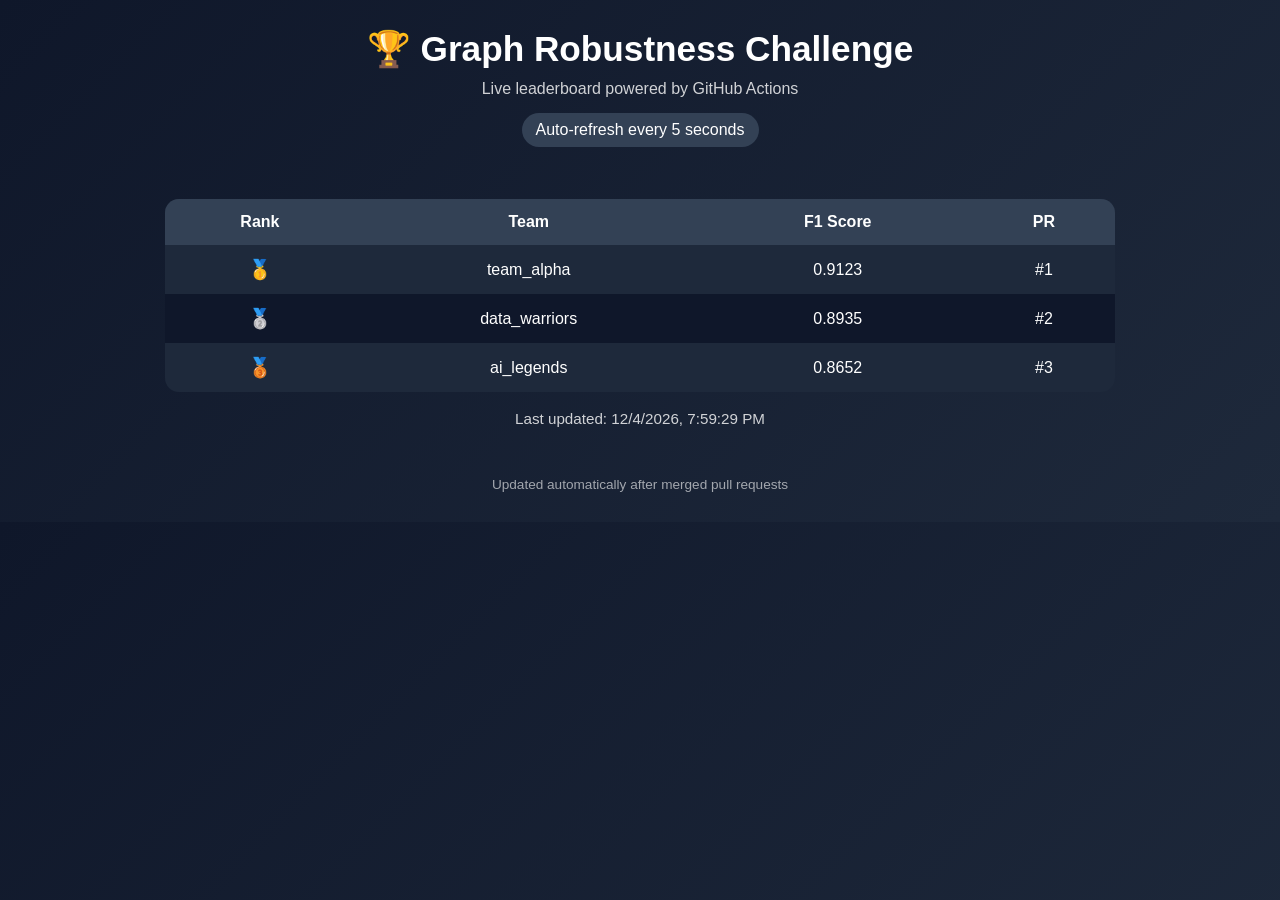
<file: docs/index.html>
<!DOCTYPE html>
<html lang="en">
<head>
<meta charset="UTF-8">
<meta name="viewport" content="width=device-width,initial-scale=1.0">
<title>🏆 Graph Robustness Leaderboard</title>

<style>
body {
  margin: 0;
  font-family: Segoe UI, sans-serif;
  background: linear-gradient(135deg, #0f172a, #1e293b);
  color: white;
  text-align: center;
}

header {
  padding: 28px 20px 12px;
}

h1 {
  margin: 0;
  font-size: 2.2rem;
}

.subtitle {
  opacity: .8;
  margin-top: 10px;
}

.container {
  max-width: 950px;
  margin: auto;
  padding: 20px;
}

table {
  width: 100%;
  border-collapse: collapse;
  margin-top: 20px;
  background: #1e293b;
  border-radius: 14px;
  overflow: hidden;
}

th {
  background: #334155;
  padding: 14px;
}

td {
  padding: 13px;
}

tr:nth-child(even) {
  background: #0f172a;
}

tr:hover {
  background: #475569;
}

.medal {
  font-size: 1.2rem;
}

#status {
  margin-top: 18px;
  opacity: .8;
  font-size: .95rem;
}

footer {
  margin: 30px 0;
  opacity: .6;
  font-size: .85rem;
}

.badge {
  display: inline-block;
  background: #334155;
  padding: 8px 14px;
  border-radius: 999px;
  margin-top: 15px;
}
</style>
</head>

<body>

<header>
  <h1>🏆 Graph Robustness Challenge</h1>
  <div class="subtitle">
    Live leaderboard powered by GitHub Actions
  </div>

  <div class="badge">
    Auto-refresh every 5 seconds
  </div>
</header>

<div class="container">

<table>
<thead>
<tr>
  <th>Rank</th>
  <th>Team</th>
  <th>F1 Score</th>
  <th>PR</th>
</tr>
</thead>

<tbody id="leaderboard-body">
<tr>
<td colspan="4">Loading leaderboard...</td>
</tr>
</tbody>
</table>

<div id="status">Fetching latest results...</div>

</div>

<footer>
Updated automatically after merged pull requests
</footer>

<script>
// Utility function to prevent Cross-Site Scripting (XSS)
function escapeHTML(str) {
  if (str === null || str === undefined) return "";
  return String(str)
    .replace(/&/g, "&amp;")
    .replace(/</g, "&lt;")
    .replace(/>/g, "&gt;")
    .replace(/"/g, "&quot;")
    .replace(/'/g, "&#039;");
}

async function loadLeaderboard() {
  try {
    // Same folder as index.html
    const url = "leaderboard.json?nocache=" + Date.now();

    const res = await fetch(url, {
      cache: "no-store"
    });

    if (!res.ok) {
      throw new Error("Could not load leaderboard.json (" + res.status + ")");
    }

    const data = await res.json();
    const tbody = document.getElementById("leaderboard-body");

    if (!Array.isArray(data) || data.length === 0) {
      tbody.innerHTML = "<tr><td colspan='4'>No submissions yet</td></tr>";
      document.getElementById("status").innerText = "Waiting for submissions...";
      return;
    }

    // Sort highest score first safely (handling missing/undefined scores)
    data.sort((a, b) => {
      const scoreA = a.f1_score !== undefined ? Number(a.f1_score) : -Infinity;
      const scoreB = b.f1_score !== undefined ? Number(b.f1_score) : -Infinity;
      return scoreB - scoreA;
    });

    // Build the HTML string in memory to improve DOM rendering performance
    let rowsHTML = "";

    data.forEach((entry, index) => {
      const medals = ["🥇", "🥈", "🥉"];
      const rank = medals[index] || (index + 1);

      const score = entry.f1_score !== undefined
        ? Number(entry.f1_score).toFixed(4)
        : "N/A";

      // Escape user-generated inputs
      const safeGroup = escapeHTML(entry.group || "Unknown");
      const safePR = escapeHTML(entry.pr || "-");

      rowsHTML += `
      <tr>
        <td class="medal">${rank}</td>
        <td>${safeGroup}</td>
        <td>${score}</td>
        <td>#${safePR}</td>
      </tr>
      `;
    });

    // Update the DOM exactly once
    tbody.innerHTML = rowsHTML;

    document.getElementById("status").innerText =
      "Last updated: " + new Date().toLocaleString();

  } catch(err) {
    console.error("Leaderboard load error:", err);

    document.getElementById("leaderboard-body").innerHTML =
      "<tr><td colspan='4'>Error loading leaderboard</td></tr>";

    document.getElementById("status").innerText =
      "Check that leaderboard.json exists in docs/";
  }
}

// Initial load
loadLeaderboard();

// Refresh every 5 sec
setInterval(loadLeaderboard, 5000);
</script>

</body>
</html>
</file>
